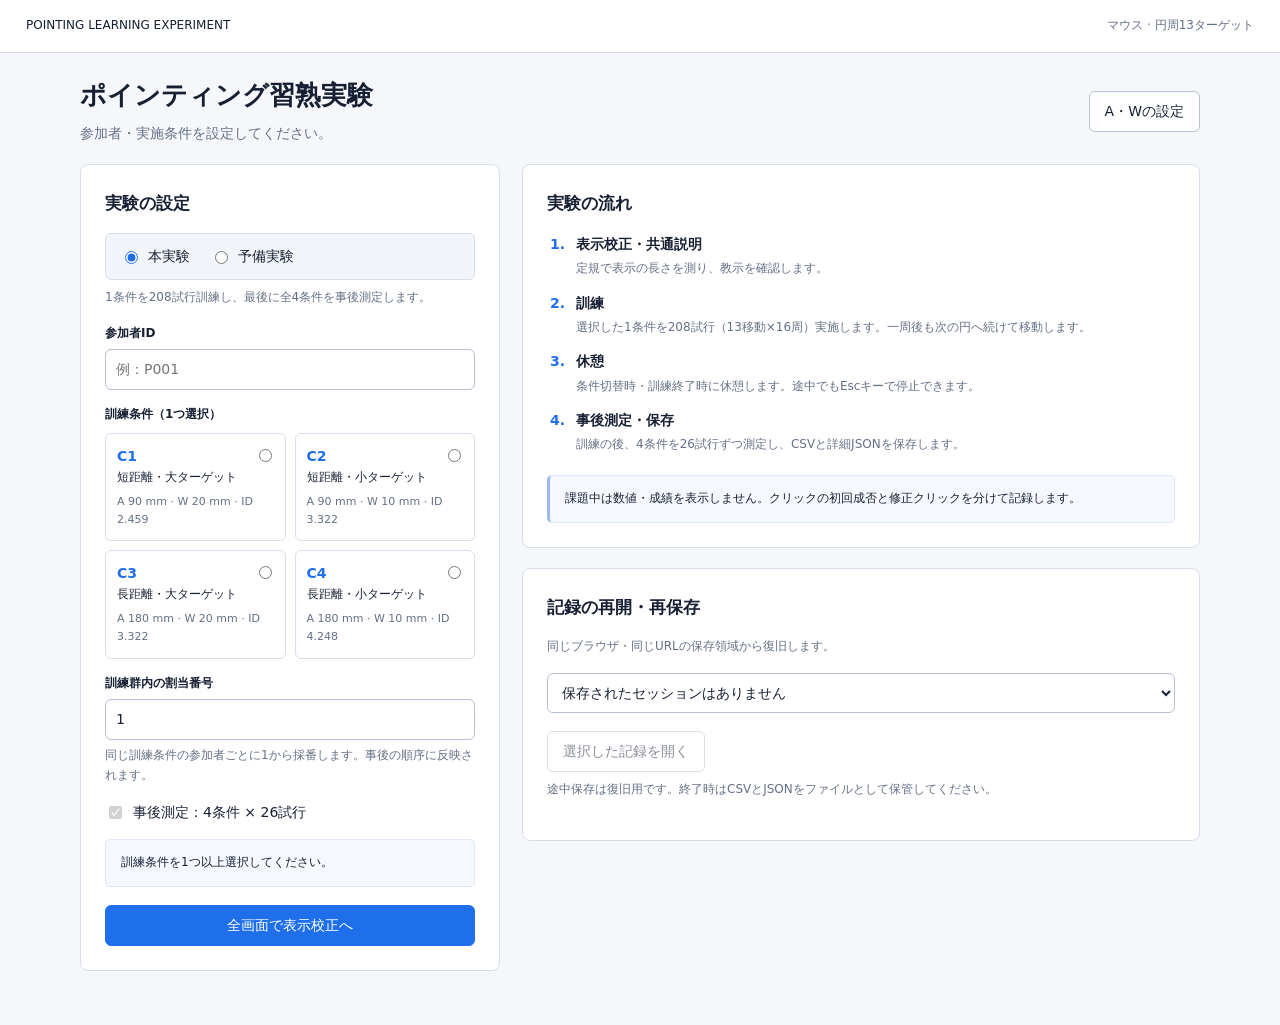
<file: system/index.html>
<!doctype html>
<html lang="ja">
<head>
  <meta charset="utf-8">
  <meta name="viewport" content="width=device-width, initial-scale=1">
  <title>ポインティング習熟実験</title>
  <link rel="stylesheet" href="experiment.css?v=1.3.0">
  <script src="experiment-core.js?v=1.3.0" defer></script>
  <script src="session-store.js?v=1.3.0" defer></script>
  <script src="experiment.js?v=1.3.0" defer></script>
</head>
<body>
  <header id="page-header"><span>POINTING LEARNING EXPERIMENT</span><span class="muted">マウス · 円周13ターゲット</span></header>
  <div id="notice" class="notice" role="alert" hidden></div>
  <main>
    <section id="setup-screen">
      <div class="heading"><div><h1>ポインティング習熟実験</h1><p class="muted">参加者・実施条件を設定してください。</p></div><button id="open-settings" type="button" disabled>A・Wの設定</button></div>
      <div class="layout">
        <form id="setup-form" class="panel">
          <h2>実験の設定</h2>
          <div class="segmented"><label><input type="radio" name="mode" value="main" checked>本実験</label><label><input type="radio" name="mode" value="pilot">予備実験</label></div>
          <p id="mode-description" class="small muted">1条件を208試行訓練し、最後に全4条件を事後測定します。</p>
          <div class="field"><label for="participant">参加者ID</label><input id="participant" maxlength="80" required placeholder="例：P001" autocomplete="off"></div>
          <div id="condition-label" class="field-label">訓練条件（1つ選択）</div><div id="condition-cards" class="condition-grid"></div>
          <div class="field"><label id="assignment-label" for="assignment">訓練群内の割当番号</label><input id="assignment" type="number" value="1" min="1" step="1" required><span id="assignment-help" class="small muted">同じ訓練条件の参加者ごとに1から採番します。事後の順序に反映されます。</span></div>
          <label class="check"><input id="post-enabled" type="checkbox" checked disabled>事後測定：4条件 × 26試行</label>
          <div class="subtle" id="plan-summary"></div>
          <div class="actions"><button id="setup-next" class="primary wide" type="submit" disabled>全画面で表示校正へ</button></div>
        </form>
        <div class="stack">
          <div class="panel"><h2>実験の流れ</h2><ol class="flow"><li><strong>表示校正・共通説明</strong><p>定規で表示の長さを測り、教示を確認します。</p></li><li><strong>訓練</strong><p id="practice-description">選択した1条件を208試行（13移動×16周）実施します。一周後も次の円へ続けて移動します。</p></li><li><strong>休憩</strong><p>条件切替時・訓練終了時に休憩します。途中でもEscキーで停止できます。</p></li><li><strong>事後測定・保存</strong><p>訓練の後、4条件を26試行ずつ測定し、CSVと詳細JSONを保存します。</p></li></ol><div class="note">課題中は数値・成績を表示しません。クリックの初回成否と修正クリックを分けて記録します。</div></div>
          <div class="panel"><h2>記録の再開・再保存</h2><p class="small muted">同じブラウザ・同じURLの保存領域から復旧します。</p><select id="history" aria-label="保存されたセッション"><option value="">保存されたセッションを確認中…</option></select><div class="actions"><button id="restore" type="button" disabled>選択した記録を開く</button></div><p class="small muted">途中保存は復旧用です。終了時はCSVとJSONをファイルとして保管してください。</p></div>
        </div>
      </div>
    </section>
    <section id="settings-screen" hidden>
      <div class="heading"><div><h1>A・Wの設定</h1><p class="muted">訓練・事後測定に共通する4条件の寸法を編集します。</p></div><button id="settings-back" type="button">変更せず戻る</button></div>
      <form id="settings-form" class="panel settings-panel">
        <p>Aは次に選択するターゲットまでの<strong>中心間の直線距離</strong>、Wは<strong>円形ターゲットの直径</strong>です。単位はmmです。</p>
        <div class="table-scroll"><table class="settings-table"><thead><tr><th scope="col">条件</th><th scope="col">A：中心間距離 (mm)</th><th scope="col">W：円の直径 (mm)</th><th scope="col">ID (bit)</th></tr></thead><tbody id="settings-rows"></tbody></table></div>
        <p class="small muted">ID = log₂(A/W + 1)。円周上の13ターゲットが接触・重複しない値を設定してください。画面内に収まるかは、この後の表示校正で確認します。</p>
        <p id="settings-error" class="settings-error" role="alert" hidden></p>
        <div class="actions"><button id="settings-defaults" type="button">初期値に戻す</button><button id="settings-apply" class="primary" type="submit">設定を適用して戻る</button></div>
      </form>
    </section>
    <section id="calibration-screen" hidden>
      <div class="heading"><div><h1>表示サイズの校正</h1><p class="muted">実験者が定規で確認してください。刺激は自動縮小しません。</p></div><button id="calibration-fullscreen">全画面にする</button></div>
      <div class="layout"><div class="panel"><h2>表示・マウス環境</h2><p class="small">モニター：27インチ</p><div class="field"><label for="resolution">モニターのネイティブ解像度</label><input id="resolution" placeholder="例：2560 × 1440（不明なら空欄）"></div><div class="pair"><div class="field"><label for="os-scale">OS表示倍率</label><input id="os-scale" placeholder="例：100%"></div><div class="field"><label for="browser-zoom">ブラウザズーム</label><input id="browser-zoom" placeholder="例：100%"></div></div><div class="field"><label for="mouse-model">マウス型番</label><input id="mouse-model" placeholder="不明なら空欄"></div><div class="pair"><div class="field"><label for="mouse-dpi">DPI</label><input id="mouse-dpi" placeholder="不明なら空欄"></div><div class="field"><label for="mouse-sensitivity">感度・加速設定</label><input id="mouse-sensitivity" placeholder="OSの設定値"></div></div><p id="display-info" class="small muted"></p><button id="calibration-back" type="button">設定へ戻る</button></div>
      <div class="panel"><h2>1. 400 CSS pxの線を実測</h2><div class="ruler-frame"><svg width="420" height="30" aria-label="長さ400 CSS pxの校正用横線"><path d="M10 5V25M10 15H410M410 5V25" stroke="#172033" fill="none"/></svg></div><div class="field"><label for="measured-mm">線の長さの実測値 (mm)</label><input id="measured-mm" type="number" min="1" step="any" placeholder="定規で測った値"></div><p id="scale-output" class="small"></p><h2>2. 横・縦の100 mmを再確認</h2><div class="ruler-frame" id="verify-frame"><svg id="verify-ruler" width="30" height="30" aria-label="校正後の横と縦の100 mm線"></svg></div><p id="fit-output" class="small" role="status"></p><label class="check"><input id="calibration-check" type="checkbox">定規で横・縦とも100 mmと確認した</label><div class="actions"><button id="calibration-done" class="primary wide" disabled>校正を確定して進む</button></div></div></div>
    </section>
    <section id="briefing-screen" hidden><div class="panel center-panel"><div class="eyebrow">INSTRUCTIONS</div><h1>課題の進め方</h1><div id="instruction" class="instruction"></div><div class="actions right"><button id="start" class="primary">訓練を開始</button></div></div></section>
    <section id="task-screen" hidden><canvas id="task-canvas" aria-label="青く強調された円をマウスでクリックしてください"></canvas><p id="ready-message">青い円をクリックして開始</p></section>
    <section id="break-screen" hidden><div class="panel center-panel break-panel"><span class="tag">休憩</span><h1>お疲れさまです</h1><p>準備ができたら再開してください。</p><div id="break-time" class="timer">00:00</div><p class="small muted">休憩の経過時間</p><div class="actions"><button id="break-resume" class="primary wide">再開する</button><button id="break-controls" class="wide">実験者用の操作を開く</button></div></div></section>
    <section id="pause-screen" hidden><div class="panel center-panel"><h1>一時停止</h1><div id="pause-chips" class="chips"></div><p id="pause-reason" class="muted"></p><p>再開時は青い円をクリックして位置を合わせます。停止時間は移動時間に含まれません。</p><div class="actions"><button id="resume" class="primary">再開する</button><button id="recalibrate">表示を再校正</button><button id="retry-storage" hidden>保存を再試行</button></div><div class="divider"></div><div class="actions"><button data-export="csv">CSVを保存</button><button data-export="json">詳細JSONを保存</button><button id="abort" class="danger">途中終了</button></div></div></section>
    <section id="complete-screen" hidden><div class="panel center-panel"><h1 id="complete-title">実験が終了しました</h1><p id="complete-summary"></p><div id="complete-stats" class="stats"></div><p id="save-message" class="note">CSVとJSONを保存して、保存先のファイルを確認してください。</p><div class="actions"><button data-export="csv">CSVを保存</button><button data-export="json">詳細JSONを保存</button><button id="retry-complete" hidden>保存を再試行</button></div><div class="divider"></div><label class="check"><input id="save-check" type="checkbox">必要なファイルを保存先で確認した</label><div class="actions right"><button id="next-participant" class="primary" disabled>次の参加者へ</button></div></div></section>
  </main>
  <dialog id="abort-dialog"><h2>実験を途中終了しますか？</h2><p>記録を保持して保存画面へ進みます。このセッションの計測は再開できません。</p><div class="actions right"><button id="abort-cancel">戻る</button><button id="abort-confirm" class="danger">途中終了する</button></div></dialog>
  <noscript>この実験にはJavaScriptが必要です。</noscript>
</body>
</html>
</file>
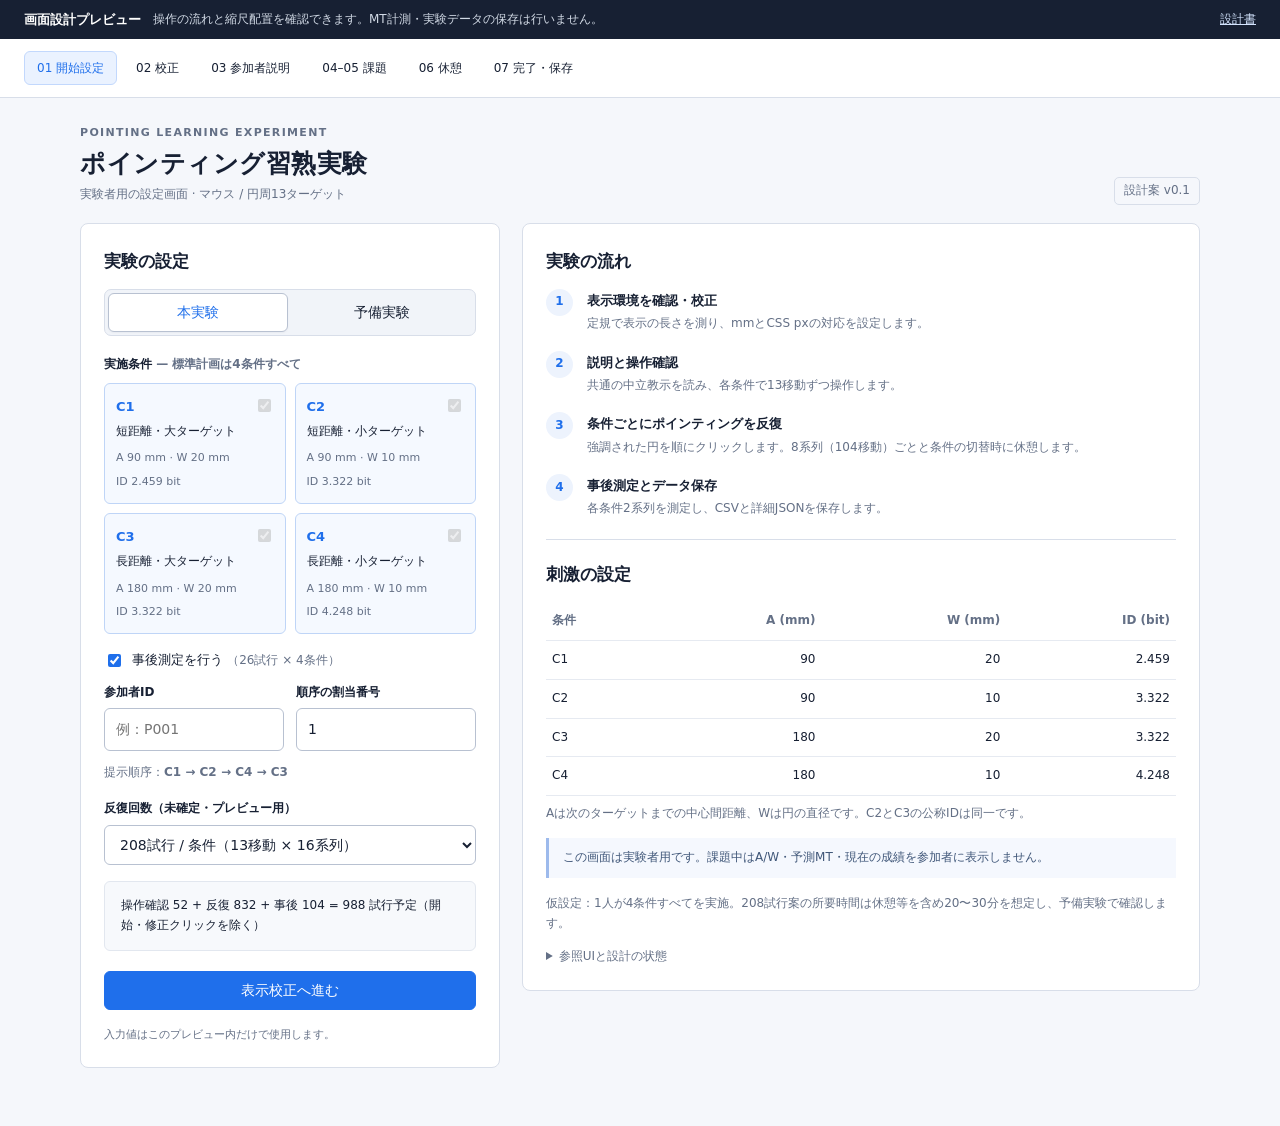
<file: system/design/pointing_ui_prototype.html>
<!doctype html>
<html lang="ja">
<head>
  <meta charset="utf-8">
  <meta name="viewport" content="width=device-width, initial-scale=1">
  <title>ポインティング習熟実験 — 画面設計プレビュー</title>
  <style>
    :root{--bg:#f5f7fb;--panel:#fff;--ink:#172033;--muted:#647086;--line:#d8dee9;--strong:#b8c1d1;--blue:#1f6feb;--blue-dark:#1754b5;--amber:#9a6700;--red:#c43a31;--green:#16794c}
    *{box-sizing:border-box}body{margin:0;background:var(--bg);color:var(--ink);font:14px/1.65 system-ui,-apple-system,BlinkMacSystemFont,"Segoe UI","Hiragino Sans","Yu Gothic",Meiryo,sans-serif}
    button,input,select{font:inherit}button{min-height:38px;padding:7px 15px;background:white;border:1px solid var(--strong);border-radius:6px;color:var(--ink);cursor:pointer}button:hover{background:#f0f4fa}button:focus-visible,input:focus-visible,select:focus-visible{outline:3px solid #7badff;outline-offset:3px}button:disabled{opacity:.48;cursor:default}.primary{background:var(--blue);border-color:var(--blue);color:white}.primary:hover{background:var(--blue-dark)}.ghost{border-color:var(--line)}
    .preview-bar{background:#172033;color:#fff;padding:9px 24px;display:flex;gap:12px;align-items:center;flex-wrap:wrap;font-size:12px}.preview-bar strong{font-size:13px}.preview-bar span{color:#d1d9e5}.preview-bar a{margin-left:auto;color:#d5e5ff}
    .preview-nav{display:flex;gap:6px;flex-wrap:wrap;padding:12px 24px;background:white;border-bottom:1px solid var(--line)}.preview-nav button{font-size:12px;padding:5px 12px;min-height:34px;border-color:transparent}.preview-nav button[aria-current="page"]{background:#eaf2ff;color:var(--blue);border-color:#c2d8fd}
    main{max-width:1170px;margin:26px auto;padding:0 25px 32px}.page-heading{display:flex;align-items:flex-end;justify-content:space-between;gap:20px;margin-bottom:18px}.eyebrow{font-size:11px;letter-spacing:.12em;font-weight:700;color:var(--muted)}h1{font-size:25px;line-height:1.45;letter-spacing:.02em;margin:3px 0 3px}h2{font-size:17px;margin:0 0 14px}h3{font-size:14px;margin:20px 0 9px}p{margin:8px 0 14px}.muted{color:var(--muted)}.small{font-size:12px}.tag{display:inline-flex;align-items:center;padding:3px 9px;border:1px solid var(--line);border-radius:5px;color:var(--muted);font-size:12px;white-space:nowrap}
    .layout{display:grid;grid-template-columns:minmax(320px,420px) 1fr;gap:22px;align-items:start}.panel{background:white;border:1px solid var(--line);border-radius:8px;padding:23px}.subtle{background:#f7f9fc;border:1px solid #e2e7ef;border-radius:6px;padding:14px 16px}.note{border-left:3px solid #9dbaec;padding:10px 14px;background:#f5f8fe;color:#405779;font-size:12px}.warning{color:var(--amber);background:#fffbef;border:1px solid #eee0b7;border-radius:6px;padding:12px 15px;font-size:12px}.field{display:flex;flex-direction:column;gap:6px;margin:16px 0}.field>label,.field-label{font-size:12px;font-weight:650}.field input,.field select{width:100%;padding:9px 11px;min-height:40px;border:1px solid var(--strong);border-radius:6px;color:var(--ink);background:white}.pair{display:grid;grid-template-columns:1fr 1fr;gap:12px}.pair .field{margin:12px 0}
    .segmented{display:flex;padding:3px;background:#f1f4f9;border:1px solid var(--line);border-radius:7px;gap:4px;margin-bottom:19px}.segmented button{flex:1;background:transparent;border:1px solid transparent}.segmented button[aria-pressed="true"]{background:white;border-color:var(--strong);color:var(--blue);box-shadow:0 1px 2px #1720330b}.condition-grid{display:grid;grid-template-columns:1fr 1fr;gap:9px;margin:8px 0 15px}.condition-card{position:relative;padding:11px;border:1px solid #bfd5f7;border-radius:6px;background:#f5f9ff;display:block;cursor:pointer}.condition-card input{position:absolute;right:11px;top:12px;accent-color:var(--blue)}.condition-card input:disabled{opacity:.8}.condition-card strong{color:var(--blue);font-size:13px}.condition-card .label{display:block;font-size:12px;margin:4px 0}.condition-card .values{font-size:11px;color:var(--muted)}.check{display:flex;gap:8px;align-items:flex-start;font-size:13px}.check input{accent-color:var(--blue);margin-top:5px}.wide{width:100%}.actions{display:flex;gap:9px;flex-wrap:wrap;margin-top:20px}.actions.right{justify-content:flex-end}.divider{height:1px;background:var(--line);margin:20px 0}.flow{list-style:none;padding:0;margin:0;display:grid;gap:17px}.flow li{display:grid;grid-template-columns:29px 1fr;gap:12px}.number{display:grid;place-items:center;width:27px;height:27px;border-radius:50%;background:#edf3fd;color:var(--blue);font-size:12px;font-weight:700}.flow strong{font-size:13px}.flow p{font-size:12px;color:var(--muted);margin:2px 0 0}.table{width:100%;border-collapse:collapse;font-size:12px}.table th,.table td{padding:9px 6px;border-bottom:1px solid #e6eaf1;text-align:right}.table th:first-child,.table td:first-child{text-align:left}.table th{font-weight:600;color:var(--muted)}details summary{cursor:pointer;font-size:12px;color:var(--muted)}
    .center-panel{max-width:760px;margin:auto}.instruction{font-size:17px;line-height:2}.instruction p{margin:0 0 15px}.line-frame{padding:24px 18px;overflow:auto;min-height:92px;background:#fbfcfe;border:1px solid var(--line);border-radius:6px}.calibration-line{width:400px;height:16px;border:solid var(--ink);border-width:0 1px;position:relative}.calibration-line:after{content:"";position:absolute;top:8px;width:100%;border-top:1px solid var(--ink)}.scale-output{color:var(--blue);font-weight:650}.task-controls{display:flex;gap:10px;align-items:center;flex-wrap:wrap;margin-bottom:12px;font-size:12px}.task-controls select{border:1px solid var(--line);padding:6px;border-radius:5px;background:white}.task-controls .muted{margin-left:auto}.task-shell{border:1px solid var(--line);border-radius:8px;background:white;overflow:hidden}.task-stage{height:min(48vh,560px);min-height:300px;position:relative}.task-stage svg{width:100%;height:100%;display:block;user-select:none}.task-message{text-align:center;margin:0;padding:10px 15px;border-top:1px solid #e9edf3;color:var(--muted);font-size:12px;background:#fafbfd}.preview-only{margin:10px 0 0;color:var(--muted);font-size:11px}.task-circle{fill:#eef1f6}.task-circle.active{fill:var(--blue)}.task-border{stroke:#abb5c4;stroke-width:.45;fill:none;pointer-events:none}.task-border.active{stroke:var(--blue-dark);stroke-width:.65}.miss .task-border.active{stroke:var(--red);stroke-width:1.4}
    .break-wrap{min-height:430px;display:grid;place-items:center}.break-panel{max-width:520px;width:100%;padding:36px;text-align:center}.break-panel h1{font-size:24px}.timer{font-size:46px;line-height:1.2;font-variant-numeric:tabular-nums;font-weight:600;letter-spacing:.03em;margin:25px 0 5px}.stats{display:grid;grid-template-columns:repeat(3,1fr);gap:12px;margin:20px 0}.stat{border:1px solid var(--line);border-radius:6px;padding:13px}.stat strong{display:block;font-size:24px;line-height:1.4;font-variant-numeric:tabular-nums}.stat span{font-size:11px;color:var(--muted)}.success-icon{width:36px;height:36px;background:#eaf6ef;color:var(--green);border-radius:50%;display:grid;place-items:center;font-size:20px;margin-bottom:15px}.hidden,[hidden]{display:none!important}.footer{margin-top:16px;font-size:11px;color:var(--muted)}
    @media(max-width:820px){.layout{grid-template-columns:1fr}.page-heading{align-items:start}main{padding:0 16px 25px;margin-top:20px}.preview-bar,.preview-nav{padding-left:16px;padding-right:16px}.preview-bar a{margin-left:0}.panel{padding:18px}.task-stage{min-height:290px}.task-controls .muted{margin-left:0}.stats{gap:7px}.stat{padding:10px}h1{font-size:22px}}
  </style>
</head>
<body>
  <div class="preview-bar"><strong>画面設計プレビュー</strong><span>操作の流れと縮尺配置を確認できます。MT計測・実験データの保存は行いません。</span><a href="../pointing_system_design_ja.md">設計書</a></div>
  <nav class="preview-nav" aria-label="プレビューする画面">
    <button data-screen="setup" aria-current="page">01 開始設定</button><button data-screen="calibration">02 校正</button><button data-screen="briefing">03 参加者説明</button><button data-screen="task">04–05 課題</button><button data-screen="break">06 休憩</button><button data-screen="completion">07 完了・保存</button>
  </nav>
  <main>
    <section id="screen-setup">
      <div class="page-heading"><div><div class="eyebrow">POINTING LEARNING EXPERIMENT</div><h1>ポインティング習熟実験</h1><div class="muted small">実験者用の設定画面 · マウス / 円周13ターゲット</div></div><span class="tag">設計案 v0.1</span></div>
      <div class="layout">
        <div class="panel">
          <h2>実験の設定</h2>
          <div class="segmented" aria-label="実験種別"><button id="mode-main" aria-pressed="true">本実験</button><button id="mode-pilot" aria-pressed="false">予備実験</button></div>
          <div class="field-label">実施条件 <span class="muted" id="condition-rule">— 標準計画は4条件すべて</span></div>
          <div class="condition-grid" id="condition-cards"></div>
          <label class="check"><input id="post-enabled" type="checkbox" checked><span>事後測定を行う <span class="muted small">（26試行 × 4条件）</span></span></label>
          <div class="pair"><div class="field"><label for="participant">参加者ID</label><input id="participant" placeholder="例：P001" autocomplete="off"></div><div class="field"><label for="assignment">順序の割当番号</label><input id="assignment" type="number" min="1" step="1" value="1"></div></div>
          <div class="small muted">提示順序：<strong id="assigned-order"></strong></div>
          <div class="field"><label for="training-count">反復回数（未確定・プレビュー用）</label><select id="training-count"><option value="16">208試行 / 条件（13移動 × 16系列）</option><option value="31">403試行 / 条件（13移動 × 31系列）</option></select></div>
          <div class="subtle small" id="count-summary"></div>
          <div class="actions"><button class="primary wide" data-screen="calibration">表示校正へ進む</button></div>
          <div class="footer">入力値はこのプレビュー内だけで使用します。</div>
        </div>
        <div class="panel">
          <h2>実験の流れ</h2>
          <ol class="flow">
            <li><span class="number">1</span><div><strong>表示環境を確認・校正</strong><p>定規で表示の長さを測り、mmとCSS pxの対応を設定します。</p></div></li>
            <li><span class="number">2</span><div><strong>説明と操作確認</strong><p>共通の中立教示を読み、各条件で13移動ずつ操作します。</p></div></li>
            <li><span class="number">3</span><div><strong>条件ごとにポインティングを反復</strong><p>強調された円を順にクリックします。8系列（104移動）ごとと条件の切替時に休憩します。</p></div></li>
            <li><span class="number">4</span><div><strong>事後測定とデータ保存</strong><p>各条件2系列を測定し、CSVと詳細JSONを保存します。</p></div></li>
          </ol>
          <div class="divider"></div><h2>刺激の設定</h2>
          <table class="table"><thead><tr><th>条件</th><th>A (mm)</th><th>W (mm)</th><th>ID (bit)</th></tr></thead><tbody id="condition-table"></tbody></table>
          <p class="small muted">Aは次のターゲットまでの中心間距離、Wは円の直径です。C2とC3の公称IDは同一です。</p>
          <div class="note">この画面は実験者用です。課題中はA/W・予測MT・現在の成績を参加者に表示しません。</div>
          <p class="small muted" style="margin-top:16px">仮設定：1人が4条件すべてを実施。208試行案の所要時間は休憩等を含め20〜30分を想定し、予備実験で確認します。</p>
          <details><summary>参照UIと設計の状態</summary><p class="small muted">adaptive-steeringの2列開始画面、条件カード、全画面課題、休憩カウントアップ、CSV/JSON保存の構成を継承しています。試行回数と参加者への条件割当は未確定です。</p></details>
        </div>
      </div>
    </section>
    <section id="screen-calibration" hidden>
      <div class="page-heading"><div><div class="eyebrow">DISPLAY CALIBRATION</div><h1>表示サイズの校正</h1><div class="muted small">実験者が定規を使って確認します。</div></div><span class="tag">S02</span></div>
      <div class="layout"><div class="panel"><h2>表示環境</h2><div class="pair"><div class="field"><label for="monitor-size">モニター</label><input id="monitor-size" value="27 インチ" readonly></div><div class="field"><label for="resolution">解像度</label><input id="resolution" placeholder="実機で確認"></div></div><div class="pair"><div class="field"><label for="os-scale">OS表示倍率</label><input id="os-scale" placeholder="例：100%"></div><div class="field"><label for="browser-zoom">ブラウザズーム</label><input id="browser-zoom" placeholder="実機で確認"></div></div><div class="field"><label for="mouse-model">マウス・感度設定</label><input id="mouse-model" placeholder="型番 / DPI / 感度 / 加速"></div><div class="note">27インチだけではpx換算値は決まりません。DPRは描画バッファ用に記録し、実寸換算には測定した係数を使います。</div></div>
      <div class="panel"><h2>1. 横線の実測値を入力</h2><p class="small muted">下の線は400 CSS pxです。実装時は全画面で長さを測ります。</p><div class="line-frame"><div class="calibration-line"></div></div><div class="field"><label for="measured-mm">定規で測った長さ (mm)</label><input id="measured-mm" type="number" min="1" step="0.1" placeholder="未入力"></div><p id="scale-output" class="scale-output small" aria-live="polite">実測値を入力すると換算例を表示します。</p><h3>2. 100 mmの横線・縦線で再確認</h3><p class="small muted">実装時は両方向の表示長と4条件の収まりを確認します。収まらない場合は表示設定を調整します。</p><div class="warning">プレビューには実機校正の確定・保存機能がありません。課題画面も実寸ではありません。</div><div class="actions right"><button class="primary" data-screen="briefing">参加者説明を見る</button></div></div></div>
    </section>
    <section id="screen-briefing" hidden>
      <div class="panel center-panel"><div class="eyebrow">INSTRUCTIONS</div><h1>課題の進め方</h1><p class="muted small">全ての参加者に同じ説明を提示します。</p><div class="divider"></div>
        <div class="instruction" id="fixed-instruction"><p>青く強調された円を、できるだけ速く、かつ正確に、左のマウスボタンでクリックしてください。</p><p>クリックすると次の円が強調されます。円の外をクリックした場合は、同じ円をもう一度クリックしてください。</p><p>円までの移動経路は自由です。ボタンを押したまま移動する必要はありません。</p><p>休憩画面が出たら、準備ができてから再開してください。途中で休憩したい場合はEscキーを押してください。</p></div>
        <div class="actions right"><button class="primary" id="briefing-next">操作確認へ進む</button></div>
      </div>
    </section>
    <section id="screen-task" hidden>
      <div class="page-heading"><div><div class="eyebrow">TASK PREVIEW</div><h1>ターゲット配置と選択順</h1></div><span class="tag">S04 → S05</span></div>
      <div class="task-controls"><label for="preview-condition">配置を確認する条件</label><select id="preview-condition"><option value="C1">C1 · A90 / W20 mm</option><option value="C2">C2 · A90 / W10 mm</option><option value="C3">C3 · A180 / W20 mm</option><option value="C4">C4 · A180 / W10 mm</option></select><button id="reset-sequence" class="ghost">系列をリセット</button><button data-screen="break" class="ghost">休憩画面を見る</button><span class="muted">縮尺プレビュー · 計時・記録なし</span></div>
      <div class="task-shell"><div class="task-stage"><svg id="target-field" viewBox="0 0 440 250" role="img" aria-label="円周上の13ターゲット。上端の青い円から順番にクリックできます。"></svg></div><p id="task-status" class="task-message" aria-live="polite">青い円をクリックして開始</p></div>
      <p class="preview-only">上の条件切替・操作バーと下の状態表示はプレビュー用です。実験中は全画面の課題面を表示し、進行中の数値や成績は隠します。</p>
    </section>
    <section id="screen-break" hidden>
      <div class="break-wrap"><div class="panel break-panel"><span class="tag">休憩画面の例</span><h1 style="margin-top:16px">お疲れさまです</h1><p class="muted">準備ができたら再開してください。</p><div class="timer" id="break-time">00:00</div><p class="small muted">休憩の経過時間</p><div class="actions"><button class="primary wide" id="resume-preview">再開する</button></div><p class="footer">再開後は開始ターゲットのクリックを待ちます。<br>この画面では実験データは記録されません。</p></div></div>
    </section>
    <section id="screen-completion" hidden>
      <div class="panel center-panel"><div class="success-icon" aria-hidden="true">✓</div><div class="eyebrow">COMPLETION SCREEN EXAMPLE</div><h1>完了・保存画面</h1><p class="muted">以下は208試行案を全て終えた場合の表示例です。実データはありません。</p><div class="stats"><div class="stat"><strong>832</strong><span>反復の予定試行数</span></div><div class="stat"><strong>104</strong><span>事後の予定試行数</span></div><div class="stat"><strong>52</strong><span>操作確認の予定試行数</span></div></div><div class="note">実装時はCSVの保存を開始した後も、この画面を維持します。必要なファイルを確認してから次の参加者へ進みます。</div><div class="actions"><button disabled>CSVを再保存</button><button disabled>詳細JSONを保存</button></div><p class="small muted">プレビューのため保存ボタンは無効です。</p><div class="divider"></div><label class="check"><input type="checkbox" id="save-ack"><span>保存確認チェックの操作を試す（実データなし）</span></label><div class="actions right"><button id="next-participant" class="primary" disabled>開始画面へ戻る</button></div></div>
    </section>
  </main>
  <script>
    'use strict';
    // UI design prototype only. No experiment clock, persistence or export implementation.
    const conditions = [
      {id:'C1',label:'短距離・大ターゲット',a:90,w:20},
      {id:'C2',label:'短距離・小ターゲット',a:90,w:10},
      {id:'C3',label:'長距離・大ターゲット',a:180,w:20},
      {id:'C4',label:'長距離・小ターゲット',a:180,w:10}
    ];
    const rows=[['C1','C2','C4','C3'],['C2','C3','C1','C4'],['C3','C4','C2','C1'],['C4','C1','C3','C2']];
    const order=Array.from({length:14},(_,i)=>(i*6)%13);
    const $=id=>document.getElementById(id);
    let mode='main',screen='setup',selectionStep=0,breakStarted=0,missTimer;
    $('condition-cards').innerHTML=conditions.map(c=>`<label class="condition-card"><input type="checkbox" value="${c.id}" checked disabled><strong>${c.id}</strong><span class="label">${c.label}</span><span class="values">A ${c.a} mm · W ${c.w} mm<br>ID ${Math.log2(c.a/c.w+1).toFixed(3)} bit</span></label>`).join('');
    $('condition-table').innerHTML=conditions.map(c=>`<tr><td>${c.id}</td><td>${c.a}</td><td>${c.w}</td><td>${Math.log2(c.a/c.w+1).toFixed(3)}</td></tr>`).join('');
    function updateSetup(){
      const chosen=[...$('condition-cards').querySelectorAll('input:checked')].map(n=>n.value);
      const index=Math.max(1,Math.floor(Number($('assignment').value)||1));
      $('assigned-order').textContent=rows[(index-1)%4].filter(c=>chosen.includes(c)).join(' → ')||'条件を選択してください';
      const trainingSequences=mode==='main'?Number($('training-count').value):4;
      const familiarization=chosen.length*13,training=chosen.length*13*trainingSequences;
      const post=mode==='main'&&$('post-enabled').checked?104:0;
      $('count-summary').textContent=`操作確認 ${familiarization} + ${mode==='main'?'反復':'予備測定'} ${training} + 事後 ${post} = ${familiarization+training+post} 試行予定（開始・修正クリックを除く）`;
    }
    function setMode(next){
      mode=next;
      for(const key of ['main','pilot'])$('mode-'+key).setAttribute('aria-pressed',String(key===mode));
      $('condition-cards').querySelectorAll('input').forEach(n=>{n.disabled=mode==='main';if(mode==='main')n.checked=true;});
      $('post-enabled').disabled=mode==='pilot';$('post-enabled').checked=mode==='main';
      $('training-count').disabled=mode==='pilot';
      $('condition-rule').textContent=mode==='main'?'— 標準計画は4条件すべて':'— 1条件以上を選択';
      updateSetup();
    }
    function showScreen(next){
      screen=next;
      document.querySelectorAll('main>section').forEach(section=>{section.hidden=section.id!=='screen-'+next;});
      document.querySelectorAll('.preview-nav button').forEach(button=>{if(button.dataset.screen===next)button.setAttribute('aria-current','page');else button.removeAttribute('aria-current');});
      if(next==='break'){breakStarted=Date.now();$('break-time').textContent='00:00';}
      if(next==='task')drawTargets();
      window.scrollTo(0,0);
    }
    function resetSequence(){selectionStep=0;drawTargets();}
    function drawTargets(){
      clearTimeout(missTimer);
      const c=conditions.find(c=>c.id===$('preview-condition').value);
      const radius=c.a/Math.cos(Math.PI/26)/2;
      $('target-field').innerHTML=Array.from({length:13},(_,i)=>{
        const angle=-Math.PI/2+2*Math.PI*i/13;
        const x=220+radius*Math.cos(angle),y=125+radius*Math.sin(angle);
        const active=selectionStep<14&&i===order[selectionStep];
        return `<g data-target="${i}"><circle class="task-circle${active?' active':''}" cx="${x}" cy="${y}" r="${c.w/2}"/><circle class="task-border${active?' active':''}" cx="${x}" cy="${y}" r="${c.w/2-.7}"/></g>`;
      }).join('');
      $('task-status').textContent=selectionStep===0?'青い円をクリックして開始':selectionStep>=14?'13移動の画面遷移を確認しました。もう一度試すには「系列をリセット」。':'青い円をクリックしてください';
    }
    document.querySelectorAll('[data-screen]').forEach(button=>button.addEventListener('click',()=>showScreen(button.dataset.screen)));
    $('mode-main').addEventListener('click',()=>setMode('main'));
    $('mode-pilot').addEventListener('click',()=>setMode('pilot'));
    for(const id of ['assignment','training-count','post-enabled','condition-cards'])$(id).addEventListener('change',updateSetup);
    $('measured-mm').addEventListener('input',()=>{
      const mm=Number($('measured-mm').value);
      $('scale-output').textContent=mm>0?`換算例：${(400/mm).toFixed(4)} CSS px/mm → A90 mm = ${(90*400/mm).toFixed(2)} CSS px`:'正の実測値を入力してください。';
    });
    $('briefing-next').addEventListener('click',()=>{resetSequence();showScreen('task');});
    $('preview-condition').addEventListener('change',resetSequence);
    $('reset-sequence').addEventListener('click',resetSequence);
    $('target-field').addEventListener('pointerdown',event=>{
      if(event.pointerType!=='mouse'||event.button!==0||selectionStep>=14)return;
      const group=event.target.closest('[data-target]');
      if(group&&Number(group.dataset.target)===order[selectionStep]){selectionStep++;drawTargets();}
      else{const active=$('target-field').querySelector('.task-circle.active');if(active){active.parentElement.classList.add('miss');clearTimeout(missTimer);missTimer=setTimeout(()=>active.parentElement.classList.remove('miss'),220);}}
    });
    $('resume-preview').addEventListener('click',()=>{resetSequence();showScreen('task');});
    $('save-ack').addEventListener('change',()=>{$('next-participant').disabled=!$('save-ack').checked;});
    $('next-participant').addEventListener('click',()=>{$('participant').value='';$('save-ack').checked=false;$('next-participant').disabled=true;resetSequence();showScreen('setup');});
    document.addEventListener('keydown',event=>{if(event.key==='Escape'&&screen==='task')showScreen('break');});
    setInterval(()=>{if(screen==='break'){const s=Math.floor((Date.now()-breakStarted)/1000);$('break-time').textContent=String(Math.floor(s/60)).padStart(2,'0')+':'+String(s%60).padStart(2,'0');}},250);
    updateSetup();drawTargets();
  </script>
</body>
</html>
</file>
<file: system/experiment.css>
:root {
  --bg: #f5f7fb; --panel: #fff; --ink: #172033; --muted: #647086;
  --line: #d8dee9; --strong: #b8c1d1; --blue: #1f6feb; --red: #c43a31;
}
* { box-sizing: border-box; }
body { margin: 0; background: var(--bg); color: var(--ink); font: 14px/1.65 system-ui, -apple-system, "Hiragino Sans", "Yu Gothic", Meiryo, sans-serif; }
button, input, select { font: inherit; }
button { min-height: 40px; padding: 8px 15px; background: white; border: 1px solid var(--strong); border-radius: 6px; color: var(--ink); cursor: pointer; }
button:hover { background: #f0f4fa; }
button:disabled { opacity: .5; cursor: default; }
button:focus-visible, input:focus-visible, select:focus-visible { outline: 3px solid #7badff; outline-offset: 3px; }
.primary { background: var(--blue); border-color: var(--blue); color: white; }
.primary:hover { background: #1754b5; }
.danger { border-color: #e2b0ad; color: var(--red); }
[hidden] { display: none !important; }
#page-header { display: flex; justify-content: space-between; gap: 20px; padding: 16px 26px; background: white; border-bottom: 1px solid var(--line); font-size: 12px; }
main { max-width: 1170px; margin: 24px auto; padding: 0 25px 30px; }
h1 { margin: 0 0 8px; font-size: 26px; line-height: 1.45; }
h2 { margin: 0 0 16px; font-size: 17px; }
p { margin: 8px 0 16px; }
.muted { color: var(--muted); }
.small { font-size: 12px; }
.heading { display: flex; justify-content: space-between; align-items: center; gap: 18px; margin-bottom: 18px; }
.heading p { margin-bottom: 0; }
.heading button { flex-shrink: 0; white-space: nowrap; }
.eyebrow { color: var(--muted); font-size: 11px; letter-spacing: .1em; margin-bottom: 6px; }
.layout { display: grid; grid-template-columns: minmax(320px, 420px) 1fr; gap: 22px; align-items: start; }
.panel { padding: 24px; background: white; border: 1px solid var(--line); border-radius: 8px; }
.stack { display: grid; gap: 20px; }
.field { display: flex; flex-direction: column; gap: 6px; margin: 15px 0; }
.field label, .field-label { font-size: 12px; font-weight: 650; }
.field input, select { min-height: 40px; width: 100%; padding: 8px 10px; background: white; border: 1px solid var(--strong); border-radius: 6px; color: var(--ink); }
.pair { display: grid; grid-template-columns: 1fr 1fr; gap: 12px; }
.segmented { display: flex; gap: 20px; padding: 11px 14px; background: #f1f4f9; border: 1px solid var(--line); border-radius: 6px; }
.segmented label { display: flex; align-items: center; gap: 7px; cursor: pointer; }
input[type=radio], input[type=checkbox] { accent-color: var(--blue); }
.condition-grid { display: grid; grid-template-columns: 1fr 1fr; gap: 9px; margin-top: 8px; }
.condition-card { position: relative; padding: 11px; border: 1px solid var(--line); border-radius: 6px; cursor: pointer; }
.condition-card:has(input:checked) { background: #f1f7ff; border-color: #8bb5f3; }
.condition-card input { position: absolute; right: 10px; top: 12px; }
.condition-card strong { display: block; color: var(--blue); }
.condition-card span { display: block; font-size: 12px; }
.condition-card .values { margin-top: 5px; color: var(--muted); font-size: 11px; }
.settings-panel { max-width: 900px; margin: 0 auto; }
.table-scroll { overflow-x: auto; }
.settings-table { width: 100%; border-collapse: collapse; margin: 20px 0; text-align: left; }
.settings-table th, .settings-table td { padding: 13px 12px; border-bottom: 1px solid var(--line); }
.settings-table thead { background: var(--bg); font-size: 12px; }
.settings-table input { width: 100%; min-width: 110px; padding: 8px 10px; border: 1px solid var(--strong); border-radius: 6px; }
.settings-table output { font-variant-numeric: tabular-nums; }
.settings-error { color: var(--red); }
.check { display: flex; align-items: flex-start; gap: 8px; margin: 15px 0; }
.check input { margin-top: 5px; }
.subtle, .note { padding: 13px 15px; background: #f5f8fe; border: 1px solid #e0e8f5; border-radius: 5px; font-size: 12px; }
.note { border-left: 3px solid #9dbaec; }
.actions { display: flex; gap: 9px; flex-wrap: wrap; margin-top: 18px; }
.right { justify-content: flex-end; }
.wide { width: 100%; }
.tag { display: inline-block; padding: 3px 9px; border: 1px solid var(--line); border-radius: 5px; font-size: 12px; color: var(--muted); }
.flow { padding-left: 23px; margin-bottom: 20px; }
.flow li { padding-left: 6px; margin: 13px 0; }
.flow li::marker { color: var(--blue); font-weight: 650; }
.flow p { margin: 3px 0 0; font-size: 12px; color: var(--muted); }
.divider { height: 1px; margin: 22px 0; background: var(--line); }
.center-panel { max-width: 760px; margin: 42px auto; }
.instruction { font-size: 17px; line-height: 2; margin-top: 28px; }
.instruction p { margin-bottom: 18px; }
.ruler-frame { padding: 14px; overflow: auto; background: #fbfcfe; border: 1px solid var(--line); border-radius: 5px; margin: 12px 0; }
.ruler-frame svg { display: block; max-width: none; flex: none; }
#verify-frame { min-height: 65px; }
#fit-output { color: var(--muted); }
.break-panel { max-width: 520px; text-align: center; margin-top: 70px; }
.break-panel h1 { margin-top: 20px; }
.timer { font-size: 48px; font-weight: 600; font-variant-numeric: tabular-nums; line-height: 1.2; margin-top: 28px; }
.chips { display: flex; gap: 8px; flex-wrap: wrap; margin: 15px 0; }
.stats { display: grid; grid-template-columns: repeat(3, 1fr); gap: 12px; margin: 20px 0; }
.stat { border: 1px solid var(--line); border-radius: 6px; padding: 13px; }
.stat strong { display: block; font-size: 26px; line-height: 1.4; }
.stat span { color: var(--muted); font-size: 11px; }
.notice { padding: 12px 24px; color: #9a332d; background: #fff2ef; border-bottom: 1px solid #e3bab6; }
body.task { overflow: hidden; background: white; }
body.task #page-header, body.task #notice { display: none !important; }
body.task main { margin: 0; padding: 0; }
#task-screen { position: fixed; inset: 0; background: white; }
#task-canvas { position: absolute; inset: 0; width: 100%; height: 100%; touch-action: none; cursor: default; }
#ready-message { position: absolute; bottom: 10px; left: 0; right: 0; text-align: center; margin: 0; pointer-events: none; color: var(--muted); font-size: 14px; }
dialog { max-width: 520px; border: 1px solid var(--line); border-radius: 8px; padding: 26px; color: var(--ink); }
dialog::backdrop { background: #17203366; }
@media(max-width: 820px) {
  .heading { flex-wrap: wrap; }
  .layout { grid-template-columns: 1fr; }
  main { padding: 0 16px 24px; }
  .panel { padding: 18px; }
  h1 { font-size: 22px; }
  #page-header { padding: 12px 16px; flex-wrap: wrap; }
}
</file>
